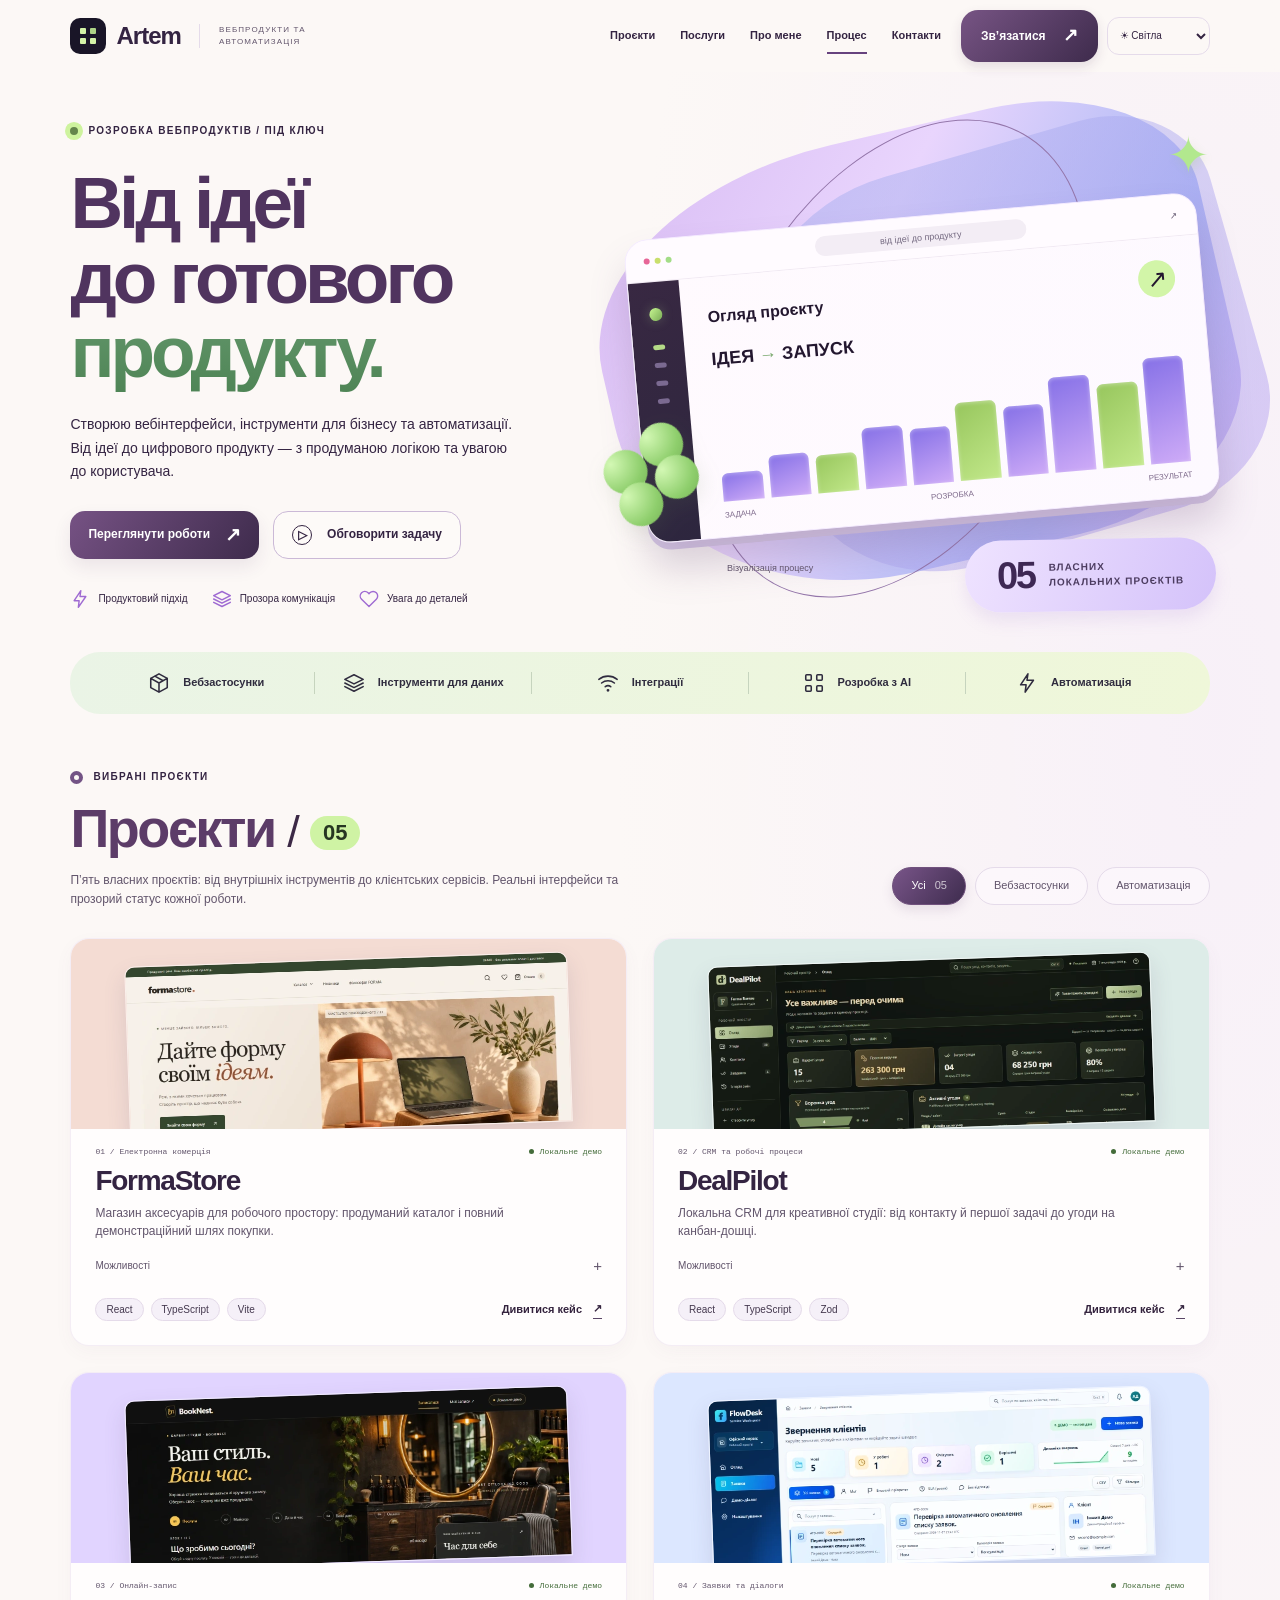
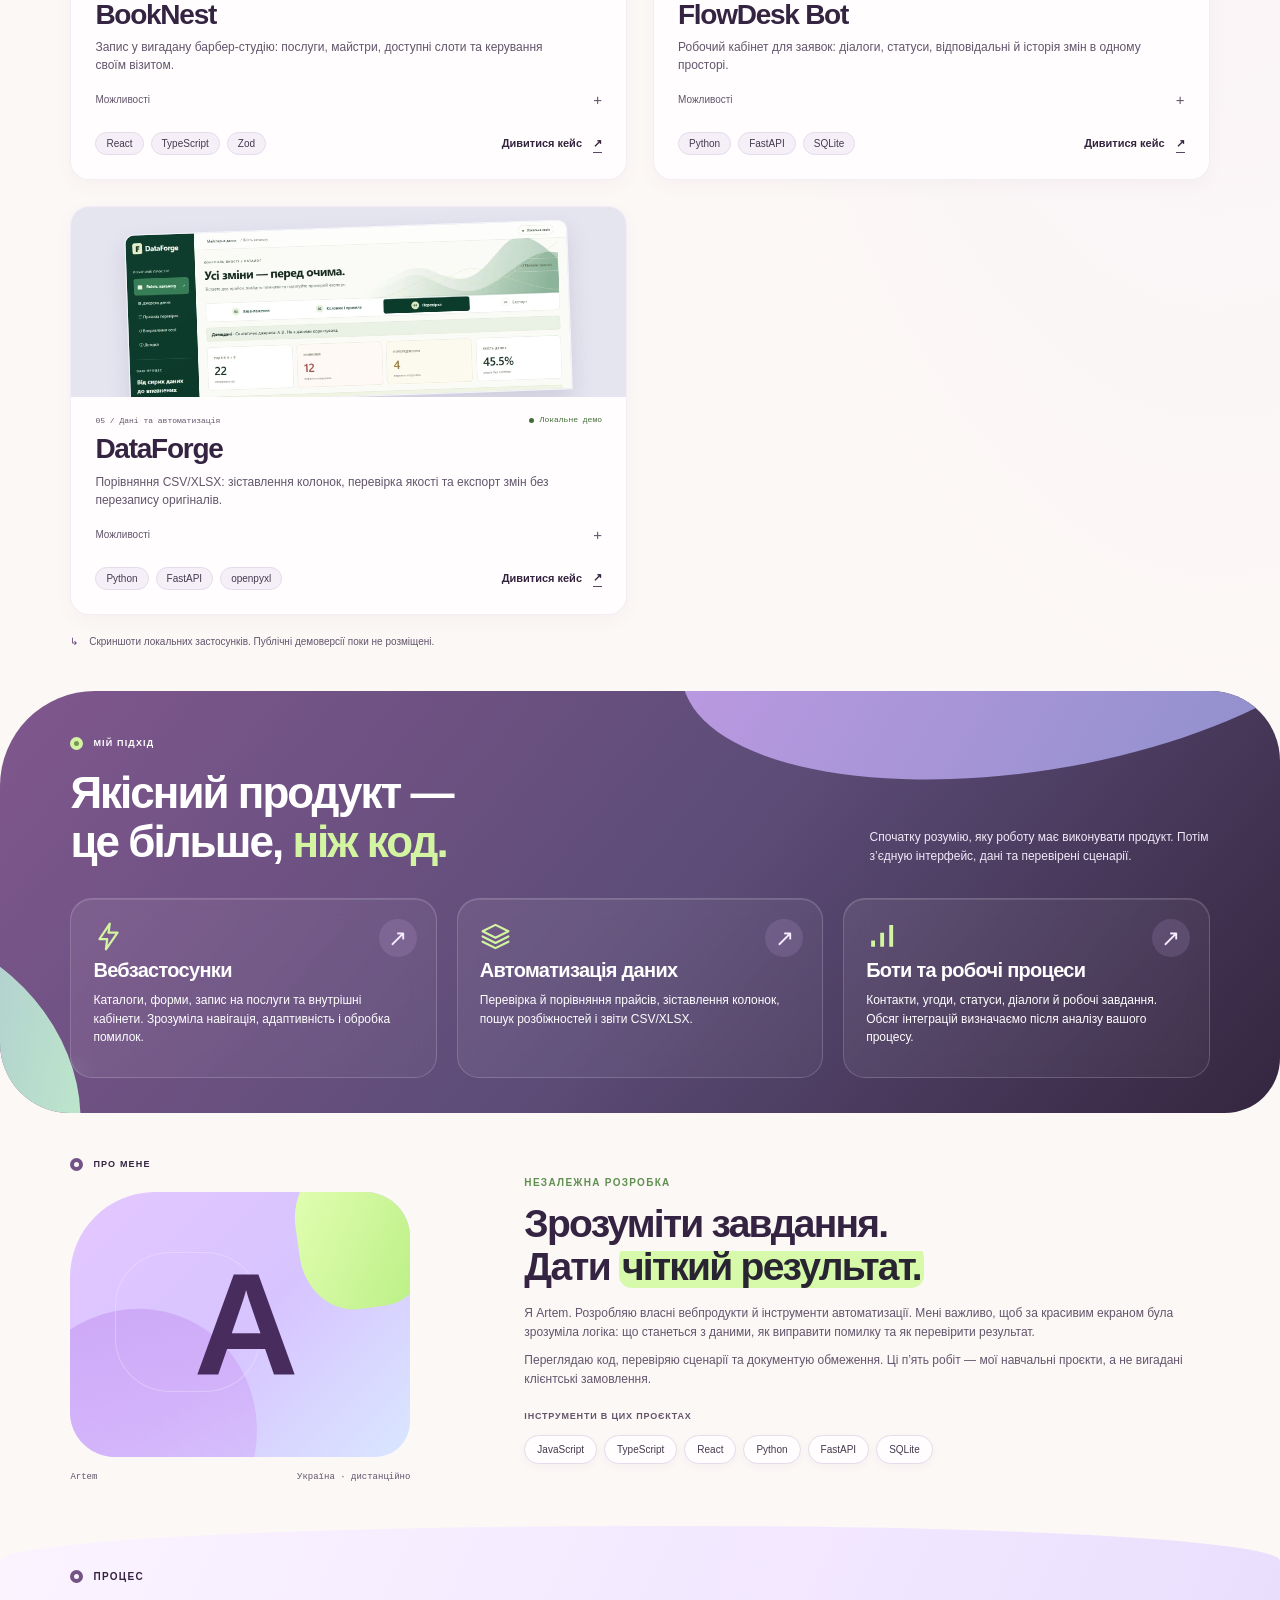
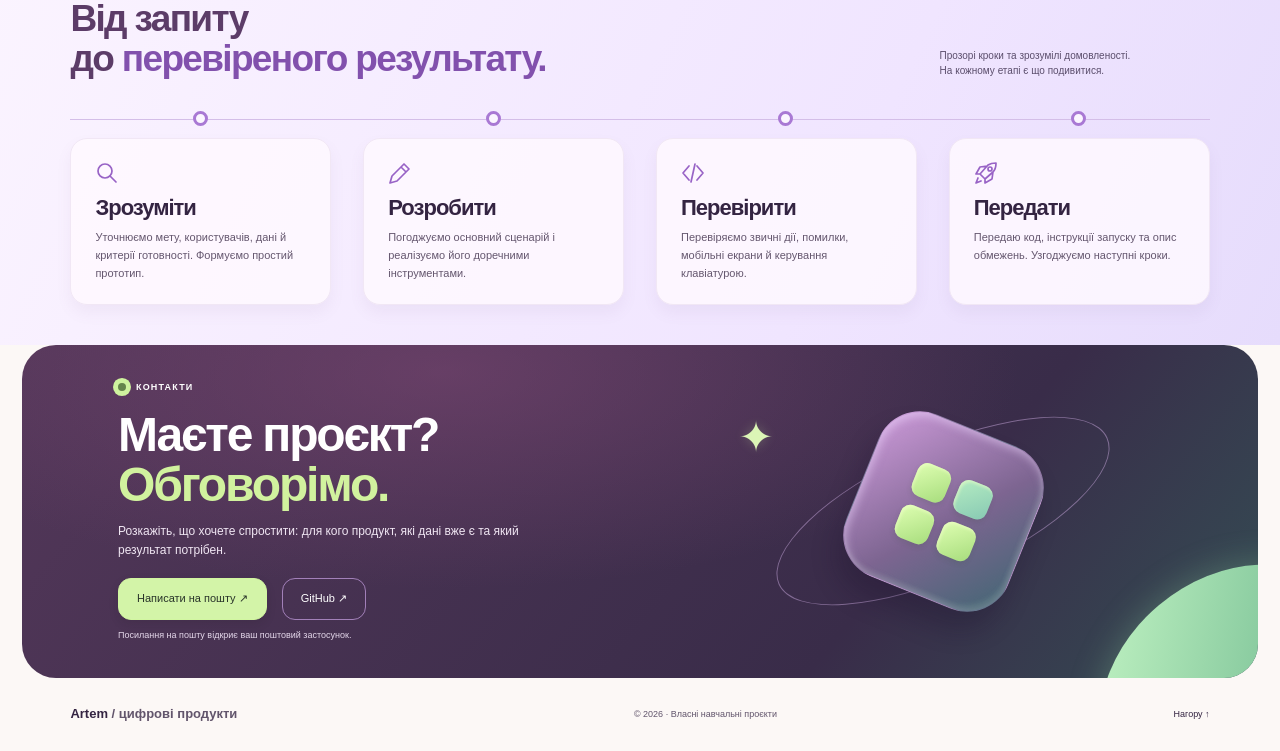
<file: index.html>
<!doctype html>
<html lang="uk">
<head>
  <meta charset="utf-8">
  <meta name="viewport" content="width=device-width, initial-scale=1">
  <meta name="theme-color" content="#f5f6f1">
  <meta name="description" content="Artem — вебзастосунки та автоматизація. П’ять власних локальних продуктів, реальні інтерфейси, відкриті обмеження й зрозумілий процес роботи.">
  <meta property="og:title" content="Artem — цифрові продукти з увагою до деталей">
  <meta property="og:description" content="Вебзастосунки, дані та автоматизація. П’ять власних кейсів із реальними скриншотами.">
  <meta property="og:type" content="website">
  <meta property="og:locale" content="uk_UA">
  <meta name="twitter:card" content="summary_large_image">
  <meta name="twitter:title" content="Artem — вебзастосунки та автоматизація">
  <meta name="twitter:description" content="П’ять власних локальних продуктів. Реальні інтерфейси та прозорий статус.">
  <title>Artem — вебзастосунки та автоматизація</title>
  <link rel="icon" href="favicon.svg" type="image/svg+xml">
  <script src="theme.js"></script>
  <link rel="stylesheet" href="styles.css">
  <script src="profile.js" defer></script>
  <script src="projects.js" defer></script>
  <script src="app.js" defer></script>
</head>
<body id="top">
<a class="skip" href="#main">Перейти до вмісту</a>
<header class="header">
  <div class="shell header-inner">
    <a class="identity" href="#top" aria-label="Artem — на головну"><span class="identity-mark" aria-hidden="true"><i></i><i></i><i></i><i></i></span><span data-display-name>Artem</span><span class="identity-caption">ВЕБПРОДУКТИ ТА АВТОМАТИЗАЦІЯ</span></a>
    <nav class="desktop-nav" aria-label="Основна навігація"><a href="#work">Проєкти</a><a href="#services">Послуги</a><a href="#about">Про мене</a><a href="#process">Процес</a><a href="#contact">Контакти</a></nav>
    <div class="header-actions"><a class="header-cta" href="#contact">Зв’язатися <span aria-hidden="true">↗</span></a><label class="theme-control"><span class="sr-only">Тема оформлення</span><select data-theme-select aria-label="Тема оформлення"><option value="system">◐ Системна</option><option value="dark">☾ Темна</option><option value="light">☀ Світла</option></select></label><button class="menu-toggle" id="menu-toggle" type="button" aria-controls="mobile-nav" aria-expanded="false" aria-label="Відкрити меню"><span></span><span></span></button></div>
  </div>
  <nav class="mobile-nav shell" id="mobile-nav" aria-label="Мобільна навігація" hidden><a href="#work">Проєкти</a><a href="#services">Послуги</a><a href="#about">Про мене</a><a href="#process">Процес</a><a href="#contact">Контакти</a></nav>
</header>
<main id="main" tabindex="-1">
  <section class="hero shell" aria-labelledby="hero-title">
    <div class="hero-copy"><p class="eyebrow"><span class="status-dot"></span> РОЗРОБКА ВЕБПРОДУКТІВ / ПІД КЛЮЧ</p><h1 id="hero-title">Від ідеї<br>до готового<br><em>продукту.</em></h1><p class="hero-lead">Створюю вебінтерфейси, інструменти для бізнесу та автоматизації. Від ідеї до цифрового продукту — з продуманою логікою та увагою до користувача.</p><div class="hero-buttons"><a class="button primary" href="#work">Переглянути роботи <span aria-hidden="true">↗</span></a><a class="button secondary" href="#contact">Обговорити задачу <span aria-hidden="true">→</span></a></div><div class="hero-note"><span><b aria-hidden="true"><svg viewBox="0 0 24 24" fill="none" stroke="currentColor" stroke-width="1.7" stroke-linecap="round" stroke-linejoin="round" aria-hidden="true"><path d="m13 2-8 12h6l-1 8 9-13h-7z"/></svg></b> Продуктовий підхід</span><span><b aria-hidden="true"><svg viewBox="0 0 24 24" fill="none" stroke="currentColor" stroke-width="1.7" stroke-linecap="round" stroke-linejoin="round" aria-hidden="true"><path d="m12 3 10 5-10 5L2 8zM2 12l10 5 10-5M2 16l10 5 10-5"/></svg></b> Прозора комунікація</span><span><b aria-hidden="true"><svg viewBox="0 0 24 24" fill="none" stroke="currentColor" stroke-width="1.7" stroke-linecap="round" stroke-linejoin="round" aria-hidden="true"><path d="M20.8 4.6a5.5 5.5 0 0 0-7.8 0L12 5.7l-1.1-1.1a5.5 5.5 0 0 0-7.8 7.8L12 21l8.8-8.6a5.5 5.5 0 0 0 0-7.8z"/></svg></b> Увага до деталей</span></div></div>
    <div class="hero-stage" aria-label="Декоративна візуалізація процесу: від ідеї до запуску">
      <div class="hero-blob" aria-hidden="true"></div><div class="hero-orbit" aria-hidden="true"></div><span class="hero-spark" aria-hidden="true">✦</span>
      <a class="hero-preview" href="#process" aria-label="Дізнатися про процес розробки">
        <div class="browser-bar" aria-hidden="true"><span><i></i><i></i><i></i></span><span>від ідеї до продукту</span><span>↗</span></div>
        <div class="process-illustration" aria-hidden="true"><div class="illustration-sidebar"><b></b><i></i><i></i><i></i><i></i></div><div class="illustration-main"><div class="illustration-top">Огляд проєкту <span>↗</span></div><strong>ІДЕЯ <em>→</em> ЗАПУСК</strong><div class="illustration-bars"><i style="--bar:26%"></i><i style="--bar:39%"></i><i style="--bar:35%"></i><i style="--bar:56%"></i><i style="--bar:52%"></i><i style="--bar:72%"></i><i style="--bar:65%"></i><i style="--bar:88%"></i><i style="--bar:78%"></i><i style="--bar:98%"></i></div><div class="illustration-labels"><span>ЗАДАЧА</span><span>РОЗРОБКА</span><span>РЕЗУЛЬТАТ</span></div></div></div>
      </a>
      <div class="hero-clover" aria-hidden="true"><i></i><i></i><i></i><i></i></div>
      <span class="illustration-caption">Візуалізація процесу</span>
      <div class="stage-index"><strong>05</strong><span>ВЛАСНИХ<br>ЛОКАЛЬНИХ ПРОЄКТІВ</span></div>
    </div>
  </section>
  <div class="expertise-strip shell" aria-label="Напрями роботи"><span><b aria-hidden="true"><svg viewBox="0 0 24 24" fill="none" stroke="currentColor" stroke-width="1.7" stroke-linecap="round" stroke-linejoin="round" aria-hidden="true"><path d="m12 2 9 5v10l-9 5-9-5V7zM3 7l9 5 9-5M12 12v10M7.5 4.5l9 5"/></svg></b> Вебзастосунки</span><span><b aria-hidden="true"><svg viewBox="0 0 24 24" fill="none" stroke="currentColor" stroke-width="1.7" stroke-linecap="round" stroke-linejoin="round" aria-hidden="true"><path d="m12 3 10 5-10 5L2 8zM2 12l10 5 10-5M2 16l10 5 10-5"/></svg></b> Інструменти для даних</span><span><b aria-hidden="true"><svg viewBox="0 0 24 24" fill="none" stroke="currentColor" stroke-width="1.7" stroke-linecap="round" stroke-linejoin="round" aria-hidden="true"><path d="M2 8a16 16 0 0 1 20 0M5 12a11 11 0 0 1 14 0M9 16a5 5 0 0 1 6 0"/><circle cx="12" cy="20" r=".7"/></svg></b> Інтеграції</span><span><b aria-hidden="true"><svg viewBox="0 0 24 24" fill="none" stroke="currentColor" stroke-width="1.7" stroke-linecap="round" stroke-linejoin="round" aria-hidden="true"><rect x="3" y="3" width="6" height="6" rx="1"/><rect x="15" y="3" width="6" height="6" rx="1"/><rect x="3" y="15" width="6" height="6" rx="1"/><rect x="15" y="15" width="6" height="6" rx="1"/></svg></b> Розробка з AI</span><span><b aria-hidden="true"><svg viewBox="0 0 24 24" fill="none" stroke="currentColor" stroke-width="1.7" stroke-linecap="round" stroke-linejoin="round" aria-hidden="true"><path d="m13 2-8 12h6l-1 8 9-13h-7z"/></svg></b> Автоматизація</span></div>
  <section class="section shell work" id="work" aria-labelledby="work-title"><div class="section-heading"><div><p class="eyebrow">ВИБРАНІ ПРОЄКТИ</p><h2 id="work-title">Проєкти <span class="heading-slash">/</span> <span class="count-pill">05</span></h2></div><div class="section-intro"><p>П’ять власних проєктів: від внутрішніх інструментів до клієнтських сервісів. Реальні інтерфейси та прозорий статус кожної роботи.</p><div class="filters" role="group" aria-label="Напрям проєктів"><button type="button" data-filter="all" aria-pressed="true">Усі <span>05</span></button><button type="button" data-filter="web" aria-pressed="false">Вебзастосунки</button><button type="button" data-filter="automation" aria-pressed="false">Автоматизація</button></div></div></div><p class="sr-only" id="filter-status" role="status" aria-live="polite"></p><div class="projects-grid" id="projects-grid"></div><noscript><p>Для інтерактивного переліку кейсів увімкніть JavaScript. Портфоліо містить FormaStore, DataForge, DealPilot, BookNest і FlowDesk Bot. Контакт: <a href="mailto:topgkegop@gmail.com">topgkegop@gmail.com</a>.</p></noscript><p class="work-note"><span aria-hidden="true">↳</span> Скриншоти локальних застосунків. Публічні демоверсії поки не розміщені.</p></section>
  <section class="section services" id="services" aria-labelledby="services-title"><div class="shell"><p class="eyebrow">МІЙ ПІДХІД</p><div class="services-heading"><h2 id="services-title">Якісний продукт —<br>це більше, <em>ніж код.</em></h2><p>Спочатку розумію, яку роботу має виконувати продукт. Потім з’єдную інтерфейс, дані та перевірені сценарії.</p></div><div class="service-list"><article><span class="service-number" aria-hidden="true"><svg viewBox="0 0 24 24" fill="none" stroke="currentColor" stroke-width="1.7" stroke-linecap="round" stroke-linejoin="round" aria-hidden="true"><path d="m13 2-8 12h6l-1 8 9-13h-7z"/></svg></span><div><h3>Вебзастосунки</h3><p>Каталоги, форми, запис на послуги та внутрішні кабінети. Зрозуміла навігація, адаптивність і обробка помилок.</p><span class="mono">КАТАЛОГИ / КАБІНЕТИ / ОНЛАЙН-ЗАПИС</span></div><a href="#contact" data-service="Вебзастосунок" aria-label="Обговорити вебзастосунок">↗</a></article><article><span class="service-number" aria-hidden="true"><svg viewBox="0 0 24 24" fill="none" stroke="currentColor" stroke-width="1.7" stroke-linecap="round" stroke-linejoin="round" aria-hidden="true"><path d="m12 3 10 5-10 5L2 8zM2 12l10 5 10-5M2 16l10 5 10-5"/></svg></span><div><h3>Автоматизація даних</h3><p>Перевірка й порівняння прайсів, зіставлення колонок, пошук розбіжностей і звіти CSV/XLSX.</p><span class="mono">CSV / XLSX / ПЕРЕВІРКА / ЕКСПОРТ</span></div><a href="#contact" data-service="Автоматизація даних" aria-label="Обговорити автоматизацію даних">↗</a></article><article><span class="service-number" aria-hidden="true"><svg viewBox="0 0 24 24" fill="none" stroke="currentColor" stroke-width="1.7" stroke-linecap="round" stroke-linejoin="round" aria-hidden="true"><path d="M4 20v-5h3v5zM11 20V9h3v11zM18 20V3h3v17z" fill="currentColor" stroke="none"/></svg></span><div><h3>Боти та робочі процеси</h3><p>Контакти, угоди, статуси, діалоги й робочі завдання. Обсяг інтеграцій визначаємо після аналізу вашого процесу.</p><span class="mono">ЗАЯВКИ / СТАТУСИ / РОБОЧІ ПРОЦЕСИ</span></div><a href="#contact" data-service="CRM та заявки" aria-label="Обговорити CRM та заявки">↗</a></article></div></div></section>
  <section class="section shell about" id="about" aria-labelledby="about-title"><div class="about-art"><p class="eyebrow">ПРО МЕНЕ</p><div class="monogram" aria-hidden="true"><span data-initial>A</span><i></i></div><div class="about-caption"><span data-display-name>Artem</span><span data-location>Україна · дистанційно</span></div></div><div class="about-copy"><p class="eyebrow">НЕЗАЛЕЖНА РОЗРОБКА</p><h2 id="about-title">Зрозуміти завдання.<br>Дати <em>чіткий результат.</em></h2><p>Я <span data-display-name>Artem</span>. Розробляю власні вебпродукти й інструменти автоматизації. Мені важливо, щоб за красивим екраном була зрозуміла логіка: що станеться з даними, як виправити помилку та як перевірити результат.</p><p>Переглядаю код, перевіряю сценарії та документую обмеження. Ці п’ять робіт — мої навчальні проєкти, а не вигадані клієнтські замовлення.</p><p class="mono tools-label">ІНСТРУМЕНТИ В ЦИХ ПРОЄКТАХ</p><div class="tags"><span>JavaScript</span><span>TypeScript</span><span>React</span><span>Python</span><span>FastAPI</span><span>SQLite</span></div></div></section>
  <section class="section process" id="process" aria-labelledby="process-title"><div class="shell"><div class="section-heading"><div><p class="eyebrow">ПРОЦЕС</p><h2 id="process-title">Від запиту<br>до <em>перевіреного результату.</em></h2></div><p class="section-intro">Прозорі кроки та зрозумілі домовленості.<br>На кожному етапі є що подивитися.</p></div><ol class="process-grid"><li><span class="process-icon"><svg viewBox="0 0 24 24" fill="none" stroke="currentColor" stroke-width="1.7" stroke-linecap="round" stroke-linejoin="round" aria-hidden="true"><circle cx="10" cy="10" r="7"/><path d="m15 15 6 6"/></svg></span><h3>Зрозуміти</h3><p>Уточнюємо мету, користувачів, дані й критерії готовності. Формуємо простий прототип.</p></li><li><span class="process-icon"><svg viewBox="0 0 24 24" fill="none" stroke="currentColor" stroke-width="1.7" stroke-linecap="round" stroke-linejoin="round" aria-hidden="true"><path d="m16 3 5 5-12 12-7 2 2-7zM13 6l5 5"/></svg></span><h3>Розробити</h3><p>Погоджуємо основний сценарій і реалізуємо його доречними інструментами.</p></li><li><span class="process-icon"><svg viewBox="0 0 24 24" fill="none" stroke="currentColor" stroke-width="1.7" stroke-linecap="round" stroke-linejoin="round" aria-hidden="true"><path d="m8 5-6 7 6 7m8-14 6 7-6 7M14 3l-4 18"/></svg></span><h3>Перевірити</h3><p>Перевіряємо звичні дії, помилки, мобільні екрани й керування клавіатурою.</p></li><li><span class="process-icon"><svg viewBox="0 0 24 24" fill="none" stroke="currentColor" stroke-width="1.7" stroke-linecap="round" stroke-linejoin="round" aria-hidden="true"><path d="M14 4c3-2 6-2 8-2 0 3-1 7-3 9l-8 7-5-5zM6 13H2l4-7 7-1M11 18v4l7-4 1-7M4 17l-2 5 5-2"/><circle cx="16" cy="8" r="2"/></svg></span><h3>Передати</h3><p>Передаю код, інструкції запуску та опис обмежень. Узгоджуємо наступні кроки.</p></li></ol></div></section>
  <section class="contact-section shell" id="contact" aria-labelledby="contact-title"><div><p class="eyebrow"><span class="status-dot"></span> КОНТАКТИ</p><h2 id="contact-title">Маєте проєкт?<br><em>Обговорімо.</em></h2><p>Розкажіть, що хочете спростити: для кого продукт, які дані вже є та який результат потрібен.</p><div id="public-contacts" class="contact-links"></div><p class="contact-note">Посилання на пошту відкриє ваш поштовий застосунок.</p><p id="contact-warning" role="status" hidden>Контакт ще не додано.</p></div><div class="contact-art" aria-hidden="true"><span class="contact-star">✦</span><div class="contact-orbit"></div><div class="contact-tile"><i></i><i></i><i></i><i></i></div></div></section>
</main>
<footer class="shell footer"><a class="footer-brand" href="#top"><span data-display-name>Artem</span><span class="muted"> / цифрові продукти</span></a><span>© <span data-year></span> · Власні навчальні проєкти</span><a href="#top">Нагору ↑</a></footer>
</body>
</html>
</file>
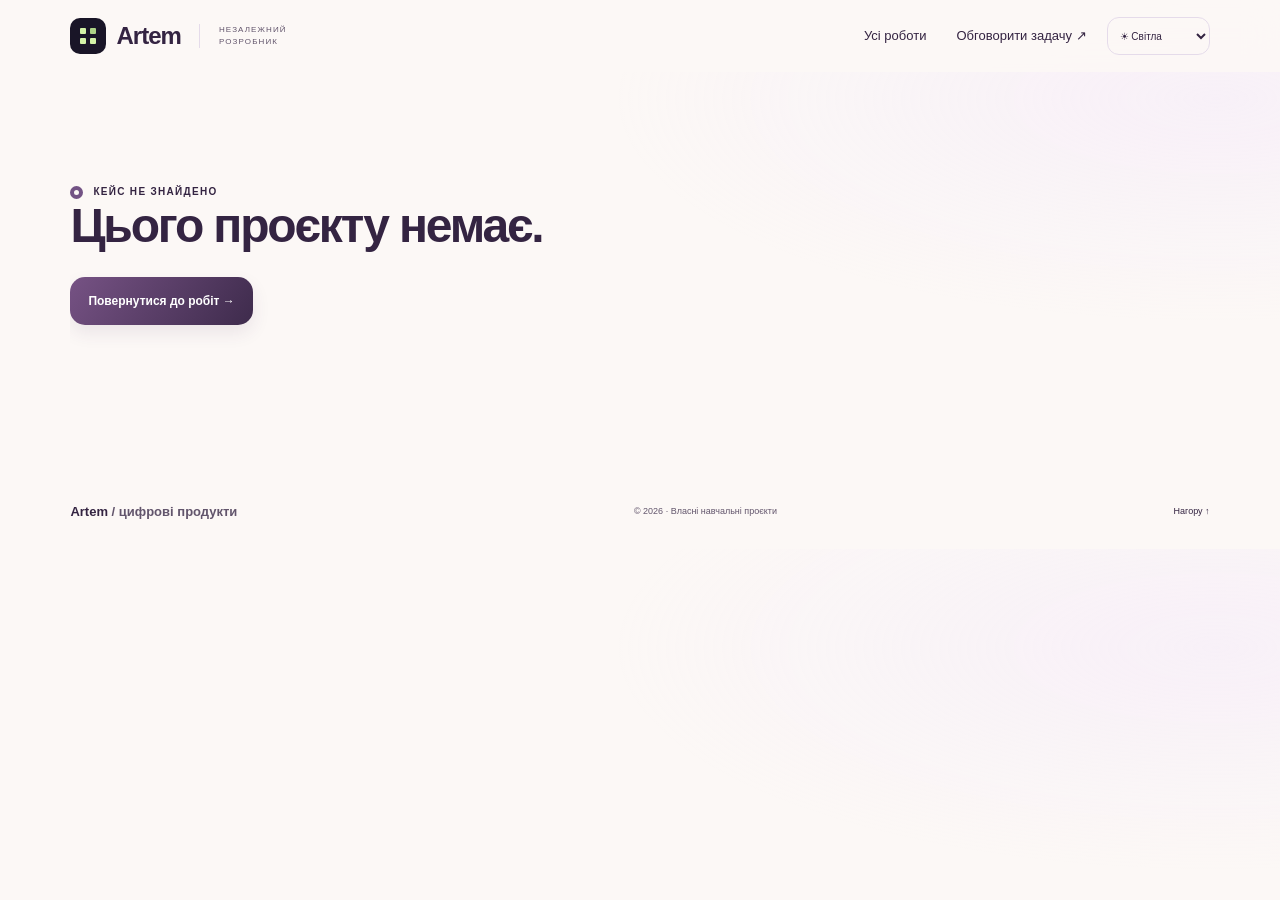
<file: case.html>
﻿<!doctype html>
<html lang="uk">
<head>
  <meta charset="utf-8">
  <meta name="viewport" content="width=device-width, initial-scale=1">
  <meta name="theme-color" content="#f5f6f1">
  <meta name="description" content="Докладний кейс власного локального продукту: задача, функції, реальні скриншоти та сценарій перевірки.">
  <meta property="og:title" content="Кейс — Artem">
  <meta property="og:description" content="Реальні інтерфейси, можливості та обмеження локального продукту.">
  <meta property="og:type" content="article"><meta property="og:locale" content="uk_UA">
  <meta name="twitter:card" content="summary_large_image"><meta name="twitter:title" content="Кейс — Artem"><meta name="twitter:description" content="Власний локальний продукт: функції та обмеження.">
  <title>Кейс — Artem</title>
  <link rel="icon" href="favicon.svg" type="image/svg+xml">
  <script src="theme.js"></script><link rel="stylesheet" href="styles.css">
  <script src="profile.js" defer></script><script src="projects.js" defer></script><script src="app.js" defer></script>
</head>
<body id="top" data-page="case">
<a class="skip" href="#main">Перейти до вмісту</a>
<header class="header"><div class="shell header-inner"><a class="identity" href="index.html" aria-label="Artem — на головну"><span class="identity-mark" aria-hidden="true"><i></i><i></i><i></i><i></i></span><span data-display-name>Artem</span><span class="identity-caption">НЕЗАЛЕЖНИЙ<br>РОЗРОБНИК</span></a><nav class="case-nav" aria-label="Навігація кейсу"><a href="index.html#work">Усі роботи</a><a href="index.html#contact">Обговорити задачу ↗</a></nav><label class="theme-control"><span class="sr-only">Тема оформлення</span><select data-theme-select aria-label="Тема оформлення"><option value="system">◐ Системна</option><option value="dark">☾ Темна</option><option value="light">☀ Світла</option></select></label></div></header>
<main id="main" class="shell case-main" tabindex="-1"><div id="case-content"><p>Завантаження кейсу…</p></div><noscript><p>Щоб прочитати кейс, увімкніть JavaScript. <a href="index.html#work">Повернутися до портфоліо</a>.</p></noscript></main>
<dialog class="lightbox" id="gallery-dialog" aria-labelledby="gallery-title"><div class="lightbox-toolbar"><h2 id="gallery-title">Скриншот інтерфейсу</h2><div><button type="button" id="gallery-prev" aria-label="Попередній скриншот">←</button><button type="button" id="gallery-next" aria-label="Наступний скриншот">→</button><button type="button" id="gallery-zoom" aria-label="Показати в оригінальному розмірі" aria-pressed="false">1:1</button><button type="button" id="gallery-close" aria-label="Закрити галерею" autofocus>×</button></div></div><div class="lightbox-scroll image-frame"><img id="gallery-image" alt=""><p class="image-fallback" hidden>Зображення недоступне. Закрийте галерею та прочитайте опис кейсу.</p></div><p class="sr-only" id="gallery-status" role="status"></p></dialog>
<footer class="shell footer"><a class="footer-brand" href="index.html"><span data-display-name>Artem</span><span class="muted"> / цифрові продукти</span></a><span>© <span data-year></span> · Власні навчальні проєкти</span><a href="#top">Нагору ↑</a></footer>
</body>
</html>
</file>
<file: styles.css>
﻿/* Editorial product portfolio. All UI colours resolve through these tokens. */
:root{color-scheme:light;--bg:#f5f6f1;--surface:#fff;--surface-alt:#eaeee6;--text:#17201f;--muted:#59665f;--border:#d5dcd2;--accent:#d4f66a;--accent-text:#425e19;--focus:#506c20;--success:#416a32;--warning:#795519;--shadow:0 22px 65px #1c2c2314;--radius:14px;--space:clamp(22px,4.5vw,72px);--motion:180ms;--font:"Segoe UI",Arial,sans-serif;--mono:"Cascadia Code",Consolas,monospace;scroll-behavior:smooth;scroll-padding-top:110px}
:root[data-theme="dark"]{color-scheme:dark;--bg:#0b0e11;--surface:#11161a;--surface-alt:#171d22;--text:#f4f5f0;--muted:#a6b1b0;--border:#2a3237;--accent:#d4f66a;--accent-text:#d4f66a;--focus:#d4f66a;--success:#bad5a6;--warning:#e8c38a;--shadow:0 22px 65px #0005}
*,*::before,*::after{box-sizing:border-box}body{margin:0;background:var(--bg);color:var(--text);font:16px/1.65 var(--font);-webkit-font-smoothing:antialiased}h1,h2,h3,p,figure{margin:0}h1,h2,h3{line-height:1.08}h1,h2{letter-spacing:-.055em;font-weight:650}h3{letter-spacing:-.035em;font-weight:650}p{overflow-wrap:break-word}a{color:inherit;text-decoration:none}button,select{font:inherit;color:inherit}button,a,select{-webkit-tap-highlight-color:transparent}button{cursor:pointer}button,select{background:var(--surface);border:1px solid var(--border)}button:disabled{opacity:.45;cursor:default}img{display:block;max-width:100%;height:auto}button,a,select{transition:background var(--motion),color var(--motion),border-color var(--motion),transform var(--motion)}:focus-visible{outline:3px solid var(--focus);outline-offset:5px}::selection{background:var(--accent);color:#17201f}[hidden]{display:none!important}.shell{width:min(1320px,calc(100% - var(--space)*2));margin-inline:auto}.section{padding-block:104px}.eyebrow,.mono{font:11px/1.6 var(--mono);letter-spacing:.09em}.eyebrow{display:flex;gap:10px;align-items:center;font-weight:600;text-transform:uppercase}.muted{color:var(--muted)}em{font-style:normal;color:var(--accent-text)}.status-dot{display:inline-block;width:7px;height:7px;background:var(--accent-text);border-radius:50%;box-shadow:0 0 0 4px color-mix(in srgb,var(--accent) 16%,transparent)}.sr-only{position:absolute!important;width:1px;height:1px;padding:0;overflow:hidden;clip:rect(0,0,0,0);white-space:nowrap;border:0}.skip{position:fixed;top:10px;left:16px;z-index:200;padding:12px 20px;background:var(--accent);color:#17201f;transform:translateY(-160%);border-radius:6px}.skip:focus{transform:none}main:focus{outline:none}
/* Navigation */
.header{position:sticky;top:0;z-index:50;background:color-mix(in srgb,var(--bg) 95%,transparent);backdrop-filter:blur(16px);border-bottom:1px solid var(--border)}.header-inner{display:flex;align-items:center;gap:28px;min-height:83px}.identity{display:flex;align-items:center;gap:10px;font-size:23px;font-weight:750;letter-spacing:-.04em}.identity-mark{display:grid;grid-template-columns:repeat(2,6px);gap:4px;padding:12px;background:var(--text);border-radius:9px}.identity-mark i{width:6px;height:6px;background:var(--bg);border-radius:1px}.identity-mark i:nth-child(2){background:#98b44a}.identity-caption{font:8px/1.6 var(--mono);letter-spacing:.08em;margin-left:9px;padding-left:18px;border-left:1px solid var(--border);color:var(--muted)}.desktop-nav{display:flex;gap:24px;margin-left:auto}.desktop-nav a{font-size:12px;min-height:44px;display:flex;align-items:center;position:relative}.desktop-nav a::after{content:"";position:absolute;bottom:4px;left:0;right:0;height:2px;background:var(--accent-text);transform:scaleX(0);transition:transform var(--motion)}.desktop-nav a:hover::after,.desktop-nav a[aria-current]::after{transform:scaleX(1)}.header-actions{display:flex;gap:12px;align-items:center}.theme-control select{font-size:11px;border-radius:6px;padding:10px 8px;min-height:44px;cursor:pointer;width:112px;background:transparent}.menu-toggle{display:none;width:44px;height:44px;border-radius:6px;flex-direction:column;align-items:center;justify-content:center;gap:6px;background:transparent}.menu-toggle span{width:18px;height:1px;background:var(--text)}.mobile-nav{padding-block:10px 24px;display:flex;flex-direction:column}.mobile-nav a{padding:12px 0;border-bottom:1px solid var(--border)}.case-nav{margin-left:auto;display:flex;gap:30px;font-size:13px}
/* Hero */
.hero{display:grid;grid-template-columns:1.05fr 1fr;gap:45px;padding-block:70px 60px;align-items:center;min-height:710px}.hero h1{font-size:clamp(52px,5.8vw,84px);line-height:1.025;margin-block:28px 26px}.hero-lead{font-size:16px;line-height:1.8;max-width:460px;color:var(--muted)}.hero-buttons{display:flex;gap:12px;flex-wrap:wrap;margin-block:30px 34px}.button{display:inline-flex;gap:26px;align-items:center;justify-content:space-between;min-height:48px;padding:13px 19px;font-size:12px;font-weight:650;border-radius:6px;border:1px solid var(--border)}.button span{font-size:19px;line-height:1}.primary{background:var(--accent);color:#17201f;border-color:var(--accent)}.primary:hover{background:#c2e55b}.secondary:hover{background:var(--surface-alt)}.hero-note{font-size:10px;color:var(--muted);display:flex;gap:16px;flex-wrap:wrap}.hero-note span+span{border-left:1px solid var(--border);padding-left:16px}.hero-stage{position:relative;min-width:0;background:var(--surface-alt);padding:24px;border:1px solid var(--border);border-radius:var(--radius);background-image:radial-gradient(ellipse at 90% 0%,color-mix(in srgb,var(--accent) 9%,transparent),transparent 65%)}.stage-heading{display:flex;justify-content:space-between;font:9px var(--mono);letter-spacing:.1em;color:var(--muted);margin-bottom:28px}.hero-preview{display:block;border:1px solid var(--border);border-radius:9px;overflow:hidden;box-shadow:var(--shadow);transform:rotate(-3deg);transition:transform 350ms}.hero-preview:hover{transform:rotate(-1deg) translateY(-3px)}.browser-bar{height:29px;display:flex;align-items:center;justify-content:space-between;padding:0 12px;background:var(--surface);color:var(--muted);font:8px var(--mono)}.browser-bar>span:first-child{letter-spacing:3px;font-size:6px}.hero-image{aspect-ratio:1.44;overflow:hidden;background:var(--surface)}.hero-image img{width:100%;height:100%;object-fit:cover;object-position:top}.stage-bottom{display:flex;justify-content:space-between;gap:10px;align-items:center;margin:29px 0 25px}.stage-bottom .mono{font-size:8px;color:var(--muted)}.stage-bottom p{font-size:14px;margin-top:4px}.round-link{height:40px;width:40px;border:1px solid var(--border);border-radius:50%;display:grid;place-items:center;font-size:23px;flex-shrink:0}.round-link:hover{background:var(--accent);color:#17201f}.stage-index{display:flex;align-items:center;gap:16px;border-top:1px solid var(--border);padding-top:15px}.stage-index strong{font-size:48px;line-height:1.1;letter-spacing:-.06em;font-weight:500}.stage-index>span{color:var(--muted);font-size:11px;line-height:1.6}.stage-index .stage-cross{font-size:39px;color:var(--accent-text);margin-left:auto}.expertise-strip{display:flex;justify-content:space-between;align-items:center;gap:16px;padding-block:22px;border-top:1px solid var(--border);border-bottom:1px solid var(--border);font-size:11px}.expertise-strip>span:nth-child(even){color:var(--muted)}.expertise-strip>a{color:var(--accent-text)}
/* Selected work */
.section-heading{display:flex;justify-content:space-between;align-items:flex-end;gap:40px;margin-bottom:42px}.section-heading h2,.about h2,.process h2{font-size:clamp(38px,4vw,58px);margin-top:20px}.section-intro{width:450px;max-width:100%;color:var(--muted);font-size:14px}.section-intro>p{max-width:410px}.filters{display:flex;gap:5px;flex-wrap:wrap;margin-top:24px}.filters button{border:1px solid var(--border);background:transparent;border-radius:30px;min-height:44px;padding:9px 15px;font-size:11px;white-space:nowrap}.filters button[aria-pressed="true"]{background:var(--text);color:var(--bg);border-color:var(--text)}.filters button span{margin-left:6px;opacity:.7}.filters button:hover{border-color:var(--text)}.projects-grid{display:grid;grid-template-columns:repeat(2,minmax(0,1fr));gap:38px 26px}.project-card{min-width:0;border:1px solid var(--border);border-radius:var(--radius);overflow:hidden;background:var(--surface)}.project-card.featured{grid-column:1/-1;display:grid;grid-template-columns:1.2fr 1fr}.project-cover{display:block;position:relative;overflow:hidden;aspect-ratio:1.85;background:var(--surface-alt);padding:22px 22px 0}.project-cover::after{content:"↗";position:absolute;bottom:15px;right:17px;background:var(--surface);border:1px solid var(--border);border-radius:50%;width:34px;height:34px;display:grid;place-items:center;font-size:21px}.project-cover img{width:100%;height:100%;object-fit:cover;object-position:top;border-radius:7px 7px 0 0;box-shadow:var(--shadow);transition:transform 350ms}.project-cover:hover img{transform:translateY(-5px)}.project-card.featured .project-cover{aspect-ratio:auto;min-height:410px;padding:32px 30px 0}.project-card.featured .project-cover img{position:absolute;width:calc(100% - 60px);height:calc(100% - 32px)}.project-copy{padding:26px;display:flex;flex-direction:column;align-items:flex-start}.featured .project-copy{padding:38px}.project-meta{display:flex;justify-content:space-between;align-items:center;gap:12px;width:100%;font:10px var(--mono);color:var(--muted)}.project-status{display:inline-flex;align-items:center;gap:6px;font:9px/1.5 var(--mono);color:var(--success);white-space:nowrap}.project-status::before{content:"";width:5px;height:5px;border-radius:50%;background:currentColor}.project-copy h3{font-size:32px;margin-block:17px 10px}.featured .project-copy h3{font-size:43px}.project-copy>p{font-size:13px;line-height:1.75;color:var(--muted);max-width:500px}.project-features{list-style:none;margin:18px 0 22px;padding:0;display:grid;gap:7px;font-size:11px;color:var(--muted)}.project-features li{padding-left:15px;position:relative}.project-features li::before{content:"+";position:absolute;left:0;color:var(--accent-text)}.project-bottom{display:flex;align-items:center;justify-content:space-between;gap:12px;flex-wrap:wrap;width:100%;margin-top:auto;padding-top:17px;border-top:1px solid var(--border)}.tags{display:flex;gap:7px;flex-wrap:wrap}.tags span{font:10px/1.5 var(--mono);border:1px solid var(--border);padding:5px 9px;border-radius:4px;color:var(--muted)}.case-link{font-size:12px;font-weight:650;min-height:44px;display:inline-flex;align-items:center;gap:16px}.case-link:hover{color:var(--accent-text)}.work-note{color:var(--muted);font-size:11px;margin-top:26px}.work-note span{color:var(--accent-text);margin-right:8px}.image-frame{position:relative}.image-fallback{display:grid;place-items:center;min-height:140px;padding:22px;font-size:14px;text-align:center;color:var(--muted);background:var(--surface-alt)}
/* Services, about, process, contact */
.services{background:var(--surface);border-block:1px solid var(--border)}.services-heading{display:grid;grid-template-columns:1.6fr 1fr;gap:65px;align-items:end;margin:25px 0 48px}.services h2{font-size:clamp(36px,4.3vw,62px)}.services-heading>p{font-size:14px;color:var(--muted);max-width:360px}.service-list{border-top:1px solid var(--border)}.service-list article{display:grid;grid-template-columns:70px 1fr 50px;gap:30px;border-bottom:1px solid var(--border);padding-block:30px}.service-number{font:15px var(--mono);color:var(--accent-text);padding-top:7px}.service-list h3{font-size:26px;margin-bottom:12px}.service-list p{max-width:670px;color:var(--muted);font-size:14px}.service-list .mono{display:block;font-size:9px;color:var(--muted);margin-top:18px}.service-list a{width:48px;height:48px;display:grid;place-items:center;border:1px solid var(--border);border-radius:50%;font-size:25px}.service-list a:hover{background:var(--accent);color:#17201f}.about{display:grid;grid-template-columns:.8fr 1.2fr;gap:95px;align-items:center}.about-art{min-width:0}.monogram{position:relative;isolation:isolate;overflow:hidden;height:320px;display:grid;place-items:center;background:var(--surface-alt);border:1px solid var(--border);border-radius:var(--radius);margin-top:25px}.monogram:before,.monogram:after{content:"";position:absolute;width:260px;height:260px;border:1px solid var(--border);border-radius:50%;z-index:-1}.monogram:before{left:-70px;bottom:-50px}.monogram:after{right:-85px;top:-50px}.monogram span{font-size:185px;font-weight:500;line-height:1;letter-spacing:-.08em;color:var(--text)}.monogram i{position:absolute;top:29px;right:29px;width:17px;height:17px;border-radius:50%;background:var(--accent)}.about-caption{display:flex;justify-content:space-between;gap:15px;margin-top:15px;font:10px var(--mono);color:var(--muted)}.about h2{margin-bottom:24px;font-size:clamp(34px,3.6vw,49px)}.about-copy>p:not(.eyebrow):not(.mono){font-size:14px;color:var(--muted);margin-top:16px}.tools-label{margin:25px 0 12px;font-size:9px;color:var(--muted)}.process{background:var(--surface-alt);border-block:1px solid var(--border)}.process h2{max-width:750px;font-size:clamp(36px,3.6vw,52px)}.process .section-intro{width:300px;font-size:12px}.process-grid{list-style:none;margin:50px 0 0;padding:0;display:grid;grid-template-columns:repeat(4,minmax(0,1fr));gap:28px}.process-grid li{padding-top:23px;border-top:1px solid var(--border)}.process-grid li>span{font:10px var(--mono);color:var(--accent-text)}.process-grid h3{font-size:21px;margin:25px 0 13px}.process-grid p{font-size:12px;color:var(--muted)}.contact-section{display:grid;grid-template-columns:1.5fr 1fr;gap:40px;padding-block:90px}.contact-section h2{font-size:clamp(52px,5.6vw,80px);margin:25px 0}.contact-section p:not(.eyebrow){max-width:510px;font-size:14px;color:var(--muted)}.contact-links{display:flex;gap:12px;flex-wrap:wrap;margin-top:26px}.contact-links a{min-height:48px;display:inline-flex;align-items:center;gap:25px;padding:12px 17px;font-size:13px;border:1px solid var(--border);border-radius:6px}.contact-links a:first-child{background:var(--accent);color:#17201f;border-color:var(--accent)}.contact-links a:hover{transform:translateY(-2px)}.contact-section .contact-note{font-size:10px!important;margin-top:13px}.contact-art{display:flex;flex-direction:column;justify-content:center;align-items:center;position:relative;isolation:isolate}.contact-art::before{content:"";width:270px;height:270px;position:absolute;border:1px solid var(--border);border-radius:50%;z-index:-1}.contact-art span{font:9px var(--mono);letter-spacing:.15em;color:var(--muted)}.contact-art b{font-size:150px;font-weight:300;color:var(--accent-text);line-height:1.4}.footer{display:flex;justify-content:space-between;align-items:center;gap:25px;border-top:1px solid var(--border);padding-block:28px;color:var(--muted);font-size:10px}.footer-brand{font-size:13px;color:var(--text)}.footer>a:last-child{color:var(--text);padding-block:10px}
/* Case pages and native image dialog */
.case-main{padding-block:42px 80px}.back-link{font-size:12px;color:var(--muted);display:inline-block;padding-block:10px}.case-hero{padding-top:40px;display:grid;grid-template-columns:1.5fr 1fr;gap:60px;align-items:end}.case-hero h1{font-size:clamp(48px,7vw,96px);margin:20px 0}.case-tagline{font-size:24px;line-height:1.4;letter-spacing:-.03em;color:var(--muted)}.case-summary{color:var(--muted);font-size:14px}.case-summary .tags{margin-top:23px}.case-actions{display:flex;gap:12px;flex-wrap:wrap;align-items:center;margin-block:30px}.availability{padding:15px 20px;background:var(--surface-alt);border:1px solid var(--border);border-radius:6px;font-size:12px;color:var(--muted)}.availability strong{color:var(--text);font-weight:600}.case-cover{display:block;width:100%;height:clamp(260px,47vw,600px);padding:25px 25px 0;background:var(--surface-alt);border:1px solid var(--border);border-radius:var(--radius);overflow:hidden;position:relative;text-align:left}.case-cover img{width:100%;height:100%;object-fit:cover;object-position:top;border-radius:8px 8px 0 0}.case-cover .zoom-label{position:absolute;bottom:20px;right:20px;background:var(--surface);border:1px solid var(--border);padding:8px 14px;border-radius:5px;font-size:11px}.case-caption{font-size:10px;color:var(--muted);margin-top:13px}.case-section{display:grid;grid-template-columns:1fr 2.2fr;gap:60px;padding-block:52px;border-bottom:1px solid var(--border)}.case-section h2{font-size:25px;letter-spacing:-.03em}.case-section h3{font-size:18px;margin-bottom:13px}.case-section p,.case-section li{font-size:15px;color:var(--muted)}.case-section p+p{margin-top:15px}.case-section ul{padding-left:20px;margin:0;display:grid;gap:12px}.case-section li::marker{color:var(--accent-text)}.case-gallery{display:grid;grid-template-columns:repeat(2,minmax(0,1fr));gap:20px}.gallery-item{padding:0;overflow:hidden;border:1px solid var(--border);border-radius:8px;text-align:left;width:100%;display:block}.gallery-item .image-frame{height:240px;overflow:hidden;display:block;background:var(--surface-alt)}.gallery-item img{width:100%;height:100%;object-fit:cover;object-position:top}.gallery-item .gallery-label{display:flex;justify-content:space-between;padding:14px;font-size:11px;gap:10px;border-top:1px solid var(--border)}.case-gallery-note{grid-column:1/-1;font-size:11px!important}.walkthrough{counter-reset:step;list-style:none;margin:0;padding:0!important;display:grid;gap:20px}.walkthrough li{counter-increment:step;position:relative;padding-left:40px}.walkthrough li::before{content:counter(step,decimal-leading-zero);position:absolute;left:0;top:1px;font:12px var(--mono);color:var(--accent-text)}.case-limit{padding:23px;border:1px solid var(--border);border-left:3px solid var(--accent-text);border-radius:4px;background:var(--surface)}.case-evidence{margin-top:24px;font-size:11px;color:var(--muted)}.case-evidence summary{cursor:pointer;padding:8px 0}.case-evidence ul{padding:12px 0 12px 20px;font-family:var(--mono);overflow-wrap:anywhere}.case-evidence li{font-size:10px}.case-next{display:flex;justify-content:space-between;align-items:center;gap:30px;padding-top:50px}.case-next span{display:block;font:10px var(--mono);color:var(--muted);margin-bottom:10px}.case-next strong{font-size:32px;font-weight:600;letter-spacing:-.04em}.case-next>a:last-child{font-size:45px}.lightbox{padding:0;width:min(1300px,96vw);height:92dvh;max-height:92dvh;border:1px solid var(--border);border-radius:12px;background:var(--bg);color:var(--text);box-shadow:var(--shadow);overflow:hidden}.lightbox::backdrop{background:#020609d9;backdrop-filter:blur(6px)}.lightbox-toolbar{display:flex;align-items:center;justify-content:space-between;gap:15px;padding:12px 20px;border-bottom:1px solid var(--border);min-height:70px}.lightbox-toolbar h2{font-size:15px;letter-spacing:0;line-height:1.4}.lightbox-toolbar>div{display:flex;gap:6px}.lightbox-toolbar button{width:44px;height:44px;border-radius:5px;font-size:22px;flex-shrink:0}.lightbox-scroll{height:calc(100% - 70px);overflow:auto;overscroll-behavior:contain;padding:20px}.lightbox-scroll img{width:100%;height:auto}.lightbox-scroll:focus-visible{outline-offset:-3px}body:has(dialog[open]){overflow:hidden}.missing-case{padding-block:70px}.missing-case h1{font-size:48px;margin-bottom:25px}
@media(min-width:1600px){.hero{min-height:770px}.hero h1{font-size:88px}}
@media(max-width:1100px){.identity-caption{display:none}.desktop-nav{gap:17px}.header-inner{gap:18px}.hero{gap:30px}.hero h1{font-size:clamp(46px,6vw,65px)}.hero-stage{padding:18px}.hero-buttons{gap:8px}.button{padding:12px 14px;font-size:11px;gap:13px}.about{gap:50px}.featured .project-copy{padding:28px}.project-card.featured .project-cover{min-height:410px}.section{padding-block:80px}}
@media(max-width:850px){.desktop-nav{display:none}.header-actions{margin-left:auto}.menu-toggle{display:flex}.header-inner{min-height:70px}.hero{grid-template-columns:1fr 1fr;gap:22px;padding-block:45px}.hero h1{font-size:clamp(40px,5.9vw,51px)}.hero .eyebrow{font-size:8px}.hero-lead{font-size:14px}.hero-stage{padding:15px}.stage-bottom p{font-size:12px}.stage-heading{font-size:8px}.stage-bottom .mono{font-size:7px}.hero-note{font-size:9px}.hero-note span+span{padding-left:0;border:0}.stage-index strong{font-size:40px}.stage-index>span{font-size:9px}.expertise-strip{font-size:9px;gap:10px}.section-heading{gap:25px}.section-intro{width:340px;font-size:12px}.section-heading h2{font-size:42px}.filters button{padding:8px 11px;font-size:10px}.project-card.featured{grid-template-columns:1fr}.project-card.featured .project-cover{min-height:350px}.project-copy,.featured .project-copy{padding:24px}.featured .project-copy h3{font-size:34px}.project-meta{font-size:8px}.project-status{font-size:8px}.project-copy h3{font-size:28px}.project-cover{padding:14px 14px 0}.services-heading{gap:30px;grid-template-columns:1.5fr 1fr}.services h2{font-size:38px}.services-heading>p{font-size:12px}.about{gap:35px;grid-template-columns:.8fr 1.2fr}.about h2{font-size:34px}.about-copy>p:not(.eyebrow):not(.mono){font-size:13px}.about-caption{font-size:8px;flex-wrap:wrap}.process-grid{grid-template-columns:repeat(2,minmax(0,1fr));gap:30px}.contact-art::before{width:210px;height:210px}.case-hero{gap:30px;grid-template-columns:1.3fr 1fr}.case-section{gap:30px;grid-template-columns:1fr 2fr}.case-gallery{grid-template-columns:1fr}.case-nav{gap:15px}}
@media(max-width:600px){:root{--space:22px;scroll-padding-top:90px}.header-inner{gap:13px;min-height:70px}.identity{font-size:21px}.identity-mark{padding:10px}.theme-control select{width:107px;font-size:10px}.header-actions{gap:8px}.hero{grid-template-columns:1fr;padding-block:44px 33px;gap:36px;min-height:0}.hero h1{font-size:clamp(47px,12vw,68px);margin-block:24px}.hero .eyebrow{font-size:9px}.hero-lead{font-size:15px}.hero-buttons{margin-block:25px;gap:8px}.button{font-size:11px;gap:14px;padding:13px 14px}.hero-note{font-size:10px;gap:7px}.hero-note span{display:block}.hero-note span+span{width:100%}.hero-stage{padding:22px}.hero-image{aspect-ratio:1.45}.stage-heading{font-size:9px}.stage-bottom p{font-size:13px}.stage-bottom .mono{font-size:8px}.stage-index strong{font-size:44px}.stage-index>span{font-size:10px}.expertise-strip{flex-wrap:wrap;justify-content:flex-start;font-size:9px;gap:8px 12px}.expertise-strip>a{display:none}.expertise-strip>span:nth-child(4){display:none}.expertise-strip>span:last-of-type{width:100%}.section{padding-block:64px}.section-heading{flex-direction:column;align-items:flex-start;gap:24px;margin-bottom:28px}.section-heading h2{font-size:43px}.section-intro{width:100%;font-size:14px}.filters{gap:5px;margin-top:20px}.filters button{font-size:10px;padding-inline:12px}.projects-grid{grid-template-columns:1fr;gap:25px}.project-card.featured{grid-column:auto}.project-card.featured .project-cover{min-height:240px;padding:19px 18px 0}.project-card.featured .project-cover img{width:calc(100% - 36px);height:calc(100% - 19px)}.project-cover{aspect-ratio:1.6;padding:19px 18px 0}.project-copy,.featured .project-copy{padding:22px}.project-copy h3,.featured .project-copy h3{font-size:31px}.project-meta{font-size:9px}.project-features{font-size:11px}.project-copy>p{font-size:13px}.work-note{line-height:1.8}.services-heading{grid-template-columns:1fr;gap:25px}.services h2{font-size:39px}.services-heading>p{font-size:14px}.service-list article{grid-template-columns:25px 1fr 38px;gap:12px;padding-block:26px}.service-number{font-size:11px}.service-list h3{font-size:22px}.service-list p{font-size:12px}.service-list a{width:38px;height:44px;border-radius:6px;font-size:21px}.service-list .mono{font-size:8px}.about{grid-template-columns:1fr;gap:35px}.monogram{height:260px}.monogram span{font-size:160px}.about-caption{font-size:10px}.about h2{font-size:36px}.about-copy>p:not(.eyebrow):not(.mono){font-size:14px}.process h2{font-size:36px}.process-grid{gap:28px 20px;margin-top:30px}.process-grid h3{font-size:20px;line-height:1.2}.process-grid p{font-size:12px}.process-grid li>span{font-size:8px}.contact-section{grid-template-columns:1fr;padding-block:65px;gap:0}.contact-section h2{font-size:53px}.contact-art{display:none}.contact-links a{font-size:12px}.footer{flex-wrap:wrap;gap:12px;font-size:9px}.footer>span{order:3;width:100%}.footer>a:last-child{margin-left:auto}.case-nav{margin-left:auto;font-size:11px}.case-nav a:last-child{display:none}.case-main{padding-top:25px}.case-hero{grid-template-columns:1fr;gap:24px;padding-top:24px}.case-hero h1{font-size:52px}.case-tagline{font-size:23px}.case-actions{margin-block:25px}.availability{font-size:11px}.case-cover{height:260px;padding:13px 13px 0}.case-section{grid-template-columns:1fr;gap:23px;padding-block:35px}.case-section p,.case-section li{font-size:14px}.case-gallery{grid-template-columns:1fr}.case-next strong{font-size:27px}.lightbox{width:96vw;height:94dvh;max-height:94dvh}.lightbox-toolbar{padding:10px;gap:8px}.lightbox-toolbar h2{font-size:11px}.lightbox-toolbar button{width:40px}.lightbox-scroll{padding:8px}.lightbox-scroll img{max-width:none;width:100%}.lightbox-scroll{overflow:auto}.case-nav a{white-space:nowrap}}
@media(prefers-reduced-motion:reduce){:root{scroll-behavior:auto}*,*::before,*::after{scroll-behavior:auto!important;transition:none!important;animation:none!important}.hero-preview{transform:none}}

.lightbox-scroll.is-zoomed img{width:1440px;max-width:none}.lightbox-toolbar #gallery-zoom{font:12px var(--mono)}#gallery-zoom[aria-pressed=true]{background:var(--accent);color:#17201f}


/* Screenshot-led visual system: cream, lavender, soft green, organic surfaces. */
:root{--bg:#fcf8f6;--surface:#fffdfd;--surface-alt:#f1eaf7;--text:#342442;--muted:#62556c;--border:#e5dbea;--accent:#d1f6a0;--accent-text:#66427e;--focus:#8052ae;--success:#446c3a;--shadow:0 10px 28px #69497d12;--radius:20px;--space:clamp(22px,5.5vw,82px);--font:"Segoe UI",Arial,sans-serif}
:root[data-theme="dark"]{--bg:#191420;--surface:#241c2e;--surface-alt:#30253e;--text:#f7f1fb;--muted:#c3b4ce;--border:#4d3d5b;--accent:#c8ef9e;--accent-text:#d5b5ff;--focus:#d5b5ff;--success:#b5df9b;--shadow:0 12px 30px #0003}
body{background:radial-gradient(ellipse at 95% 18%,#ead9ff40,transparent 35%),var(--bg);font-size:15px;line-height:1.55}h1,h2,h3{font-weight:750;letter-spacing:-.045em}.shell{width:min(1240px,calc(100% - var(--space)*2))}.section{padding-block:54px}.eyebrow,.mono{font-family:var(--font);font-weight:700}.eyebrow{font-size:10px;letter-spacing:.13em}.eyebrow:before{content:"";width:13px;height:13px;border:4px solid #735385;border-radius:50%;flex-shrink:0}.hero .eyebrow:before,.contact-section .eyebrow:before{display:none}.status-dot{width:8px;height:8px;background:#64854b;box-shadow:0 0 0 5px #cef39e}.header{background:color-mix(in srgb,var(--bg) 93%,transparent);border:0}.header-inner{min-height:72px;gap:20px}.identity{font-size:24px;gap:10px;color:var(--text)}.identity-mark{background:#191527;border-radius:10px;padding:10px;gap:4px}.identity-mark i{background:#d3f3a7}.identity-mark i:nth-child(2){background:#add387}.identity-caption{display:block!important;max-width:170px;font:8px var(--font);letter-spacing:.14em;line-height:1.5;margin-left:8px;padding-left:19px;white-space:normal}.desktop-nav{gap:25px}.desktop-nav a{font-size:11px;font-weight:600}.header-actions{gap:9px}.header-cta{display:inline-flex;align-items:center;gap:17px;padding:12px 20px;background:linear-gradient(135deg,#775484,#3e2b4c);color:#fff;border-radius:17px;font-size:12px;font-weight:650;box-shadow:0 5px 12px #54355f24;white-space:nowrap}.header-cta span{font-size:18px}.theme-control select{font-size:10px;width:103px;min-height:38px;border-color:var(--border);border-radius:12px}.menu-toggle{border-radius:12px}.hero{grid-template-columns:.91fr 1.09fr;gap:0;min-height:580px;padding-block:40px 32px;position:relative}.hero-copy{position:relative;z-index:2}.hero h1{font-size:clamp(48px,5.7vw,82px);line-height:1.02;margin:27px 0 24px;letter-spacing:-.055em;color:#50345f}.hero h1 em{color:#4f8556;background:linear-gradient(180deg,#89c98d,#659f70);background-clip:text;-webkit-background-clip:text;-webkit-text-fill-color:transparent}.hero-lead{font-size:14px;line-height:1.65;max-width:455px;color:var(--text)}.hero-buttons{margin:28px 0 30px;gap:14px}.button{font-size:12px;border-radius:15px;padding:12px 18px;min-height:48px;gap:15px}.primary{background:linear-gradient(125deg,#765284,#3e2b4c);border:0;color:#fff;box-shadow:0 8px 18px #4f2d6018}.primary:hover{background:linear-gradient(125deg,#896598,#533c65)}.secondary{border-color:#cbb9d7;background:#ffffff30}.hero .secondary::before{content:"▷";display:grid;place-items:center;border:1px solid currentColor;border-radius:50%;width:20px;height:20px;font-size:12px}.hero .secondary>span{display:none}.hero-note{gap:24px;flex-wrap:nowrap;font-size:10px;color:var(--text);white-space:nowrap}.hero-note span{display:flex;align-items:center;gap:8px}.hero-note span+span{border:0;padding:0}.hero-note b{font-size:23px;font-weight:400;color:#9f6bd2;line-height:1}.hero-stage{border:0;background:none;border-radius:0;padding:0;min-height:500px;margin-left:10px;isolation:isolate;overflow:visible}.hero-blob{position:absolute;inset:3% -3% 10% 1%;z-index:-3;border-radius:44% 30% 31% 42% / 39% 28% 31% 48%;background:linear-gradient(130deg,#dbc0f5 7%,#e9d5fd 39%,#a8b7f4 74%,#d5b8ef);transform:rotate(-13deg)}.hero-blob:after{content:"";position:absolute;width:77%;height:92%;right:-3%;top:9%;border-radius:35% 23% 26% 33%;background:linear-gradient(145deg,#9daded70,#b8a2f180);transform:rotate(-3deg)}.hero-orbit{position:absolute;inset:-3% 24% 0 22%;border:1px solid #9476aa;border-radius:50%;transform:rotate(29deg);z-index:-1}.hero-spark{position:absolute;right:0;top:0;color:#b2e88e;font-size:51px;text-shadow:2px 4px 10px #9cc76430}.hero-preview{position:absolute;left:6%;right:0;top:20%;border-radius:23px;border:1px solid #f5ecff;background:#fffaff;box-shadow:0 26px 36px #765b8240,0 7px 0 #d7c9e7;transform:rotate(-5deg);overflow:hidden}.hero-preview:hover{transform:rotate(-3deg) translateY(-3px)}.browser-bar{height:42px;background:#fffbff;color:#665b73;border-bottom:1px solid #f1eaf3;font:9px var(--font);padding:0 18px}.browser-bar>span:first-child{display:flex;gap:5px}.browser-bar i{width:6px;height:6px;border-radius:50%;background:#e76597}.browser-bar i:nth-child(2){background:#c9df6c}.browser-bar i:nth-child(3){background:#a3dd87}.browser-bar>span:nth-child(2){background:#f3edf5;border-radius:20px;padding:5px 65px;color:#746980}.process-illustration{display:flex;height:260px;color:#23172f;background:linear-gradient(120deg,#fffafe,#fdf9ff)}.illustration-sidebar{width:51px;flex-shrink:0;background:linear-gradient(150deg,#382842,#2d263e);display:flex;align-items:center;flex-direction:column;gap:13px;padding-top:26px}.illustration-sidebar b{width:13px;height:13px;background:linear-gradient(130deg,#c9f793,#77aa54);border-radius:50%;box-shadow:0 0 12px #c8eea344}.illustration-sidebar i{width:12px;height:5px;background:#7b6a91;border-radius:4px}.illustration-sidebar i:first-of-type{background:#b4da87;margin-top:11px}.illustration-main{padding:22px 26px 18px;width:100%;min-width:0}.illustration-top{font-size:16px;font-weight:750;display:flex;justify-content:space-between;align-items:center}.illustration-top span{font-size:24px;font-weight:400;width:37px;height:37px;border-radius:50%;background:#d2f5a8;display:grid;place-items:center}.illustration-main>strong{display:block;font-size:18px;margin-top:10px}.illustration-main>strong em{color:#78a76c}.illustration-bars{display:flex;align-items:flex-end;gap:7px;height:108px;margin-top:20px}.illustration-bars i{height:var(--bar);flex:1;border-radius:6px 6px 0 0;background:linear-gradient(160deg,#8671e7,#ceabf7);box-shadow:inset 0 1px 4px #ffffff65}.illustration-bars i:nth-child(3n){background:linear-gradient(145deg,#97c65d,#c2e88a)}.illustration-labels{display:flex;justify-content:space-between;font-size:8px;color:#7f6b8c;margin-top:8px}.hero-clover{position:absolute;bottom:18%;left:2%;width:88px;height:88px;transform:rotate(-26deg);display:grid;grid-template-columns:1fr 1fr;gap:0;z-index:4;filter:drop-shadow(0 8px 10px #69855620)}.hero-clover i{border-radius:50%;background:radial-gradient(circle at 27% 20%,#d3f8b4,#8ece6c 65%,#78b459)}.hero-clover i:nth-child(2){transform:translateY(-9px)}.hero-clover i:nth-child(3){transform:translateY(-8px)}.hero-clover i:last-child{transform:translateY(-17px)}.illustration-caption{position:absolute;left:21%;bottom:8%;font-size:9px;color:var(--muted)}.stage-index{position:absolute;right:-1%;bottom:1%;border:0;background:linear-gradient(110deg,#efe3ff,#d4c2fa);box-shadow:0 9px 16px #aa87d42b;border-radius:45px;padding:15px 32px;gap:14px;transform:rotate(-1deg);color:#3e2854}.stage-index strong{font-size:38px;font-weight:750}.stage-index>span{font-size:10px;line-height:1.45;letter-spacing:.1em;color:#4c3c60;font-weight:700}.expertise-strip{border:0;background:linear-gradient(100deg,#eaf4e6,#eff7d9);border-radius:30px;padding:20px 28px;gap:0;font-weight:650;color:#2f2b3e}.expertise-strip>span,.expertise-strip>span:nth-child(even){display:flex;gap:13px;align-items:center;justify-content:center;flex:1;white-space:nowrap;color:inherit;font-size:11px}.expertise-strip>span+span{border-left:1px solid #c6d4be}.expertise-strip b{font-size:22px;line-height:1;font-weight:400}.work{padding-top:55px;padding-bottom:42px}.work .section-heading{position:relative;display:block;margin-bottom:29px}.section-heading h2{font-size:54px;margin-top:14px;color:#5c3c68}.count-pill{display:inline-block;background:#cff3a4;border-radius:18px;font-size:22px;vertical-align:middle;padding:6px 13px;line-height:1;color:#273622;letter-spacing:0}.heading-slash{font-weight:400;font-size:45px;color:#3c2946}.work .section-intro{width:auto;max-width:100%}.work .section-intro>p{font-size:12px;max-width:550px;margin-top:14px}.filters{position:absolute;right:0;bottom:4px;gap:9px;margin:0}.filters button{font-size:11px;min-height:38px;padding:8px 18px;background:#fffcff80}.filters button[aria-pressed=true]{background:linear-gradient(130deg,#795589,#3e2c4e);border-color:#70517d;color:#fff;box-shadow:0 5px 12px #65447022}.projects-grid{gap:26px}.project-card{border:1px solid #eadfed85;background:var(--surface);box-shadow:0 6px 18px #70537b0b;border-radius:19px;display:flex;flex-direction:column}.project-card.featured{grid-template-columns:1fr 1fr;gap:0}.project-card.featured .project-cover{border-radius:0;height:auto;min-height:256px;padding:23px 27px 0}.project-card.featured .project-copy{padding:25px 30px}.project-cover{height:190px;aspect-ratio:auto;padding:20px 56px 0;background:#e3e9ec;flex-shrink:0}.project-cover::after{display:none}.project-cover img{border:1px solid #ffffff90;border-radius:10px 10px 0 0;transform:rotate(-2deg);box-shadow:0 10px 22px #5f52772a;object-position:top}.project-cover:hover img{transform:rotate(0) translateY(-3px)}.project-card.featured .project-cover img{width:calc(100% - 54px);height:calc(100% - 23px);transform:rotate(-2deg)}[data-project=formastore] .project-cover{background:#f4dcd3}[data-project=dealpilot] .project-cover{background:#ddece8}[data-project=booknest] .project-cover{background:#e1d4ff}[data-project=flowdesk] .project-cover{background:#dce7ff}[data-project=dataforge] .project-cover{background:#e5e5f0}.project-copy{padding:17px 24px 18px}.project-meta{font-size:8px;gap:8px}.project-status{font-size:8px}.project-copy h3,.featured .project-copy h3{font-size:28px;margin:8px 0 8px;color:var(--text)}.project-copy>p{font-size:12px;line-height:1.5;max-width:480px}.project-feature-details{margin-top:11px;width:100%;font-size:10px;color:var(--muted)}.project-feature-details summary{cursor:pointer;display:flex;justify-content:space-between;align-items:center;list-style:none;padding:3px 0}.project-feature-details summary::-webkit-details-marker{display:none}.project-feature-details summary span{font-size:15px}.project-feature-details[open] summary span{transform:rotate(45deg)}.project-features{margin:9px 0 13px;gap:5px}.project-bottom{margin-top:12px;padding-top:0;border:0;gap:10px}.tags{gap:7px}.tags span{border-radius:20px;background:#f5f0f8;color:#45394f;font:10px var(--font);padding:5px 10px}.case-link{font-size:11px;gap:11px;min-height:35px;color:#34233e}.case-link>span[aria-hidden]{border-bottom:1px solid #594566}.work-note{font-size:10px;margin-top:19px}.services{position:relative;isolation:isolate;overflow:hidden;border:0;border-radius:95px 70px 55px 70px;padding-block:45px 35px;color:#fff;background:linear-gradient(130deg,#9675ae,#5c4c77 53%,#34253f)}.services:before{content:"";position:absolute;z-index:-1;right:-8%;top:-210px;width:55%;height:290px;border-radius:50%;background:linear-gradient(130deg,#c19ae4,#8a8fc9);transform:rotate(-9deg)}.services:after{content:"";position:absolute;z-index:-1;width:260px;height:330px;left:-195px;bottom:-135px;border-radius:50%;background:linear-gradient(140deg,#9da6d6,#c2f0ca);transform:rotate(-40deg)}.services .eyebrow:before{border-color:#d3f3a2;background:#779454}.services .eyebrow{font-size:9px}.services-heading{grid-template-columns:1.5fr 1fr;gap:85px;margin:17px 0 32px}.services h2{font-size:44px;line-height:1.12;color:#fff}.services h2 em{color:#d3f5a1}.services-heading>p{font-size:12px;line-height:1.6;color:#f1e9f8;max-width:340px;justify-self:end}.service-list{display:grid;grid-template-columns:repeat(3,minmax(0,1fr));gap:20px;border:0}.service-list article{position:relative;display:block;padding:22px;border:1px solid #f2e9ff30;border-radius:22px;background:linear-gradient(135deg,#ffffff20,#ffffff14);box-shadow:inset 0 1px 0 #ffffff20;min-height:180px;backdrop-filter:blur(10px)}.service-number{display:block;color:#d3f5a2;font-size:36px;font-family:var(--font);font-weight:600;line-height:1;margin-bottom:8px;padding:0}.service-list h3{color:#fff;font-size:20px;letter-spacing:-.035em;margin-bottom:9px}.service-list p{font-size:12px;line-height:1.55;color:#eee4f6}.service-list .mono{display:none}.service-list a{position:absolute;right:19px;top:20px;width:38px;height:38px;background:#d4b2ee25;color:#f6edff;border:0;font-size:23px}.about{grid-template-columns:.7fr 1.3fr;gap:85px;padding-block:44px}.about-art .eyebrow{font-size:9px}.monogram{height:265px;width:100%;max-width:340px;border:0;border-radius:85px 45px 35px 45px;margin-top:20px;background:linear-gradient(135deg,#e4c7ff,#d7c4ff 52%,#d9e7ff);isolation:isolate}.monogram:before{background:linear-gradient(135deg,#cba5f6,#e0c3ff66);border:0;width:245px;height:260px;left:-60px;bottom:-110px;transform:rotate(30deg)}.monogram:after{border:1px solid #f6eeff55;left:45px;top:60px;right:auto;width:145px;height:140px;border-radius:38%}.monogram span{font-size:145px;font-weight:800;color:#492c5e;z-index:2}.monogram i{width:130px;height:150px;top:-34px;right:-17px;border-radius:40%;background:linear-gradient(120deg,#e4ffb5,#b8ee81);transform:rotate(-8deg);z-index:-1}.about-caption{font-size:9px;max-width:340px}.about-copy .eyebrow{color:#5f9050}.about-copy .eyebrow:before{display:none}.about h2{font-size:39px;color:var(--text);margin:12px 0 16px}.about h2 em{background:linear-gradient(transparent 15%,#d6f9aa 15%);border-radius:13px;color:#282432;padding-inline:3px}.about-copy>p:not(.eyebrow):not(.mono){font-size:12px;line-height:1.6;margin-top:9px}.tools-label{font-size:9px;margin:20px 0 11px}.about .tags span{background:var(--surface);box-shadow:0 3px 8px #5437650a;padding:8px 12px}.process{position:relative;border:0;border-radius:50% 45% 0 0 / 35px 35px 0 0;background:linear-gradient(115deg,#fbf4ff,#f0e5ff 66%,#e6dcfc);padding-block:43px 40px}.process .section-heading{align-items:flex-end;margin-bottom:40px}.process h2{font-size:37px;margin-top:14px}.process h2 em{color:#8251ad}.process .section-intro{font-size:10px;color:#5b4e6c;max-width:270px}.process-grid{gap:32px;margin:0;padding-top:19px;position:relative}.process-grid:before{content:"";position:absolute;left:0;right:0;top:0;border-top:1px solid #d4bee8}.process-grid li{position:relative;background:#fffaffd6;border:1px solid #f1e7f5;border-radius:17px;padding:22px 24px;box-shadow:0 8px 15px #79608e12}.process-grid li:before{content:"";position:absolute;top:-28px;left:calc(50% - 8px);border:3px solid #a979d4;width:15px;height:15px;background:#fbf6ff;border-radius:50%}.process-grid li>span{display:block;font-size:9px;letter-spacing:.05em;color:#8251ad}.process-grid h3{font-size:22px;margin:10px 0}.process-grid p{font-size:11px;line-height:1.6;color:#65576f}.contact-section{width:calc(100% - 44px);max-width:1370px;margin-block:0 0;padding:35px max(30px,7.5%);position:relative;isolation:isolate;overflow:hidden;border-radius:34px;background:radial-gradient(ellipse at 34% 8%,#81497688,transparent 50%),linear-gradient(130deg,#533759,#392c49 70%,#344e54);color:#fff;grid-template-columns:1.25fr 1fr;gap:60px;min-height:300px}.contact-section:after{content:"";position:absolute;z-index:-1;width:290px;height:230px;right:-120px;bottom:-130px;border-radius:50%;background:linear-gradient(140deg,#c8f8c7,#58a881);transform:rotate(-40deg);box-shadow:0 0 35px #a1e6aa44}.contact-section .eyebrow{font-size:9px;color:#fff}.contact-section h2{font-size:48px;color:#fff;margin:15px 0 12px;line-height:1.05}.contact-section h2 em{color:#d1f29e}.contact-section p:not(.eyebrow){font-size:12px;line-height:1.55;color:#f0e6f3;max-width:420px}.contact-links{margin-top:18px;gap:15px}.contact-links a{min-height:42px;border-radius:13px;font-size:11px;padding:10px 18px;border-color:#a280b9;color:#fff}.contact-links a:first-child{background:#d3f4a8;color:#283329;box-shadow:0 4px 10px #1c152020}.contact-section .contact-note{font-size:9px!important;color:#e4d7ea!important;margin-top:9px}.contact-art{min-height:230px}.contact-art:before{display:none}.contact-orbit{position:absolute;width:360px;height:130px;border:1px solid #bd9fd18c;border-radius:50%;transform:rotate(-24deg)}.contact-tile{width:175px;height:175px;border-radius:45px;transform:rotate(22deg);background:linear-gradient(130deg,#cf9cdb,#7d6591 55%,#416773);border:1px solid #dbc0ef30;box-shadow:inset 3px 3px 8px #f0d9ff80,inset -4px -5px 4px #bad3c125,0 20px 25px #180d2940;display:grid;grid-template-columns:repeat(2,35px);grid-template-rows:repeat(2,35px);gap:10px;place-content:center}.contact-tile i{border-radius:10px;background:linear-gradient(140deg,#e0ffb3,#a6dc7c);box-shadow:inset 2px 2px 3px #efffc688,0 3px 5px #37543222}.contact-tile i:nth-child(2){background:linear-gradient(140deg,#b5ecc2,#87c9b3)}.contact-art .contact-star{position:absolute;left:3%;top:12%;font-size:43px;color:#dbf5b6;text-shadow:0 0 12px #d4faa43a}.footer{border:0;padding-block:20px;min-height:65px;font-size:9px}.footer-brand{font-weight:700}.case-main .primary{color:#fff}.case-main .tags span{color:#48374f}.case-cover{background:linear-gradient(130deg,#eadcfb,#e3e6fa);border-radius:22px}.case-hero h1{color:#61416e}.case-hero .eyebrow:before{display:none}.case-limit{border-left-color:#a077b8}.gallery-item{border-radius:16px}.case-next strong{color:var(--accent-text)}
/* Secondary dark theme retains the same lavender identity and geometry. */
[data-theme=dark] body{background:radial-gradient(ellipse at 90% 14%,#734d8525,transparent 35%),var(--bg)}[data-theme=dark] .hero h1{color:#ebdcf6}[data-theme=dark] .hero h1 em{background:linear-gradient(#ccedac,#9fcd94);background-clip:text;-webkit-background-clip:text}[data-theme=dark] .hero-lead{color:#d5c9de}[data-theme=dark] .hero-blob{filter:brightness(.7) saturate(.75)}[data-theme=dark] .illustration-caption{color:#c3b4ce}[data-theme=dark] .expertise-strip{background:linear-gradient(100deg,#303a30,#343d2c);color:#e3eed8}[data-theme=dark] .expertise-strip>span+span{border-color:#5c6853}[data-theme=dark] .section-heading h2,[data-theme=dark] .case-hero h1{color:#e2c6f2}[data-theme=dark] .filters button{background:#33263e}[data-theme=dark] .project-card,[data-theme=dark] .project-card.featured .project-copy{border-color:var(--border)}[data-theme=dark] .tags span{background:#33283f;color:#ddcde7}[data-theme=dark] .case-link{color:#eadbf5}[data-theme=dark] .project-cover{background:#443443}[data-theme=dark] [data-project=booknest] .project-cover{background:#463857}[data-theme=dark] [data-project=flowdesk] .project-cover{background:#343c59}[data-theme=dark] [data-project=dealpilot] .project-cover{background:#324a44}[data-theme=dark] [data-project=dataforge] .project-cover{background:#3f4052}[data-theme=dark] .services{background:linear-gradient(130deg,#60456f,#3e304f 65%,#2e233a)}[data-theme=dark] .about-copy .eyebrow{color:#b5df9b}[data-theme=dark] .process{background:linear-gradient(115deg,#251c31,#32233e 66%,#392b49)}[data-theme=dark] .process h2 em{color:#d5b5ff}[data-theme=dark] .process .section-intro{color:#c3b4ce}[data-theme=dark] .process-grid li{background:#30253e;border-color:#4d3d5b}[data-theme=dark] .process-grid li>span{color:#d5b5ff}[data-theme=dark] .process-grid p{color:#c3b4ce}[data-theme=dark] .process-grid:before{border-color:#6e527f}[data-theme=dark] .process-grid li:before{background:#30253e}[data-theme=dark] .case-main .tags span{color:#ddcde7}[data-theme=dark] .case-cover{background:linear-gradient(130deg,#392a4b,#30394e)}
@media(min-width:1600px){.hero{min-height:615px}.hero h1{font-size:84px}}
@media(max-width:1150px){.identity-caption{display:none!important}.desktop-nav{gap:19px}.header-cta{padding:10px 16px;font-size:11px}.hero h1{font-size:67px}.hero-stage{min-height:455px}.hero-note{gap:14px;font-size:9px}.hero-note b{font-size:19px}.browser-bar>span:nth-child(2){padding-inline:35px}.process-illustration{height:240px}.illustration-main{padding:17px 20px}.illustration-bars{height:96px}.work .section-intro>p{max-width:48%}.project-cover{padding-inline:30px}.services-heading{gap:45px}.services h2{font-size:39px}.service-list h3{font-size:18px}.service-list article{padding:20px}.about{gap:55px}.about h2{font-size:34px}.process-grid{gap:20px}.process-grid li{padding:19px}.contact-section{padding-inline:7%}}
@media(max-width:850px){.header-inner{min-height:66px}.header-actions{margin-left:auto}.header-cta{display:none}.hero{grid-template-columns:1fr 1fr;min-height:500px;padding-block:25px 30px}.hero h1{font-size:clamp(43px,6.6vw,56px)}.hero .eyebrow{font-size:8px;letter-spacing:.06em}.hero-lead{font-size:12px}.hero-buttons{gap:8px;margin-block:20px}.button{font-size:10px;padding:10px 12px;gap:9px;min-height:43px;border-radius:12px}.hero .secondary::before{display:none}.hero-note{flex-wrap:wrap;gap:7px 15px;white-space:normal}.hero-note span+span{width:auto}.hero-stage{min-height:385px;margin-left:6px}.hero-preview{top:22%;left:2%}.process-illustration{height:205px}.illustration-sidebar{width:34px;gap:10px;padding-top:18px}.illustration-sidebar b{width:10px;height:10px}.illustration-sidebar i{width:9px}.illustration-main{padding:13px}.illustration-top{font-size:12px}.illustration-top span{width:27px;height:27px;font-size:19px}.illustration-main>strong{font-size:13px}.illustration-bars{height:82px;gap:5px;margin-top:13px}.illustration-bars i{border-radius:4px 4px 0 0}.illustration-labels{font-size:6px}.browser-bar{height:31px;padding:0 12px;font-size:7px}.browser-bar>span:nth-child(2){padding:4px 20px}.hero-clover{width:65px;height:65px;bottom:19%;left:-1%}.hero-spark{font-size:35px;top:4%;right:-2%}.stage-index{padding:12px 21px;bottom:4%;gap:10px}.stage-index strong{font-size:30px}.stage-index>span{font-size:8px}.illustration-caption{font-size:7px;left:5%;bottom:4%}.hero-orbit{inset:1% 25% 4% 22%}.expertise-strip{padding:18px 17px;gap:6px;border-radius:24px}.expertise-strip>span,.expertise-strip>span:nth-child(even){font-size:8px;gap:7px}.expertise-strip b{font-size:18px}.section{padding-block:42px}.section-heading h2{font-size:44px}.filters button{font-size:9px;padding-inline:12px}.work .section-intro>p{font-size:11px;max-width:52%}.project-card.featured{grid-template-columns:1fr 1fr;gap:0}.project-card.featured .project-cover{min-height:255px;padding:25px 18px 0}.project-card.featured .project-cover img{width:calc(100% - 36px);height:calc(100% - 25px)}.project-card.featured .project-copy{padding:20px}.project-copy h3,.featured .project-copy h3{font-size:25px}.project-copy>p{font-size:11px}.project-meta{flex-wrap:wrap;font-size:7px;gap:5px}.project-status{font-size:7px}.project-cover{height:165px;padding:17px 23px 0}.project-copy{padding:16px 19px}.project-bottom{gap:5px}.tags span{font-size:8px;padding:4px 7px}.case-link{font-size:10px}.services{border-radius:65px 45px 40px 40px;padding-block:35px}.services-heading{gap:25px;margin-bottom:25px}.services h2{font-size:32px}.services-heading>p{font-size:10px}.service-list{gap:13px}.service-list article{padding:18px 16px;min-height:190px}.service-list h3{font-size:17px}.service-list p{font-size:10px}.service-list a{width:30px;height:30px;right:13px;top:17px;font-size:20px}.about{grid-template-columns:.7fr 1.3fr;gap:35px}.monogram{height:240px;border-radius:65px 35px 30px 35px}.monogram span{font-size:120px}.about h2{font-size:29px}.about-copy>p:not(.eyebrow):not(.mono){font-size:11px}.about .tags span{padding:6px 8px}.process h2{font-size:32px}.process .section-intro{font-size:9px;max-width:210px}.process-grid{grid-template-columns:repeat(4,minmax(0,1fr));gap:14px}.process-grid li{padding:18px 13px}.process-grid h3{font-size:17px}.process-grid p{font-size:10px}.process-grid li>span{font-size:7px}.contact-section{gap:25px;padding:30px 7%;width:calc(100% - 28px);min-height:280px;grid-template-columns:1.3fr .7fr}.contact-section h2{font-size:42px}.contact-section p:not(.eyebrow){font-size:11px}.contact-tile{width:145px;height:145px;border-radius:35px;grid-template-columns:repeat(2,29px);grid-template-rows:repeat(2,29px);gap:9px}.contact-orbit{width:245px;height:95px}.contact-art .contact-star{left:-13%;font-size:32px}}
@media(max-width:600px){body{background:radial-gradient(ellipse at 100% 9%,#e8d2ff55,transparent 22%),var(--bg)}.header-inner{gap:10px;min-height:66px}.identity{font-size:21px}.theme-control select{width:104px;font-size:10px}.hero{grid-template-columns:1fr;min-height:0;padding:34px 0 22px;gap:6px}.hero .eyebrow{font-size:8px;letter-spacing:.1em}.hero h1{font-size:clamp(50px,13.1vw,72px);margin:25px 0 20px}.hero-lead{font-size:13px;max-width:360px}.hero-buttons{margin:24px 0 20px;gap:10px}.button{font-size:10px;min-height:44px;padding:12px 13px;gap:10px}.hero-note{gap:9px 16px;font-size:8px}.hero-note span{display:flex;width:auto!important}.hero-note b{font-size:19px}.hero-stage{min-height:340px;margin:15px 6px 0}.hero-blob{inset:3% -4% 13% 0}.hero-preview{top:18%;left:4%;right:0;border-radius:16px}.hero-orbit{inset:-1% 25% 6% 23%}.process-illustration{height:205px}.illustration-main{padding:16px 17px}.illustration-top{font-size:13px}.illustration-main>strong{font-size:14px}.illustration-bars{height:77px;margin-top:14px}.hero-clover{width:62px;height:62px;bottom:13%;left:0}.hero-spark{right:-3%;top:0}.stage-index{bottom:1%;right:-1%;padding:10px 20px}.stage-index strong{font-size:30px}.stage-index>span{font-size:8px}.illustration-caption{font-size:7px;bottom:1%;left:4%;max-width:110px}.expertise-strip{display:flex;flex-wrap:wrap;justify-content:center;border-radius:22px;gap:13px 0;padding:17px 10px}.expertise-strip>span,.expertise-strip>span:nth-child(even),.expertise-strip>span:last-of-type{flex:0 0 50%;width:auto;display:flex;font-size:9px;white-space:normal;justify-content:center;gap:9px}.expertise-strip>span:nth-child(odd){border-left:0}.expertise-strip>span:last-child{flex:0 0 100%;border-left:0}.expertise-strip b{font-size:20px}.work{padding-top:35px;padding-bottom:30px}.section{padding-block:35px}.work .section-heading{margin-bottom:22px}.section-heading h2{font-size:41px;margin-top:13px}.heading-slash{font-size:35px}.count-pill{font-size:17px;padding:5px 10px;vertical-align:middle}.work .section-intro>p{font-size:12px;max-width:100%;margin-top:12px}.filters{position:static;margin-top:18px;gap:6px;flex-wrap:wrap}.filters button{font-size:10px;min-height:40px;padding:8px 14px}.projects-grid{gap:20px}.project-card.featured{display:flex;gap:0;grid-column:auto;border:1px solid var(--border);border-radius:19px;overflow:hidden;background:var(--surface);box-shadow:var(--shadow)}.project-card.featured .project-cover{min-height:200px;border-radius:0;padding:20px 25px 0}.project-card.featured .project-cover img{width:calc(100% - 50px);height:calc(100% - 20px)}.project-card.featured .project-copy{border:0;box-shadow:none;border-radius:0;padding:18px 21px}.project-cover{height:195px;aspect-ratio:auto;padding:20px 25px 0}.project-copy{padding:18px 21px}.project-copy h3,.featured .project-copy h3{font-size:28px}.project-copy>p{font-size:12px}.project-meta{font-size:8px;gap:8px;flex-wrap:nowrap}.project-status{font-size:7px}.project-bottom{gap:9px}.tags span{font-size:9px}.project-feature-details{font-size:10px}.project-feature-details summary{min-height:30px}.project-features{font-size:11px}.case-link{font-size:10px;min-height:40px}.work-note{font-size:9px;line-height:1.6}.services{border-radius:43px 36px 35px 30px;padding-block:35px}.services:before{top:-150px;width:90%;height:200px;right:-30%}.services .eyebrow{font-size:9px}.services-heading{grid-template-columns:1fr;gap:19px;margin:16px 0 23px}.services h2{font-size:33px}.services-heading>p{font-size:12px;max-width:none}.service-list{grid-template-columns:1fr;gap:13px}.service-list article{min-height:0;padding:21px 22px;border-radius:19px}.service-number{font-size:30px;margin-bottom:8px}.service-list h3{font-size:21px}.service-list p{font-size:12px;max-width:310px}.service-list a{right:18px;top:18px;width:40px;height:40px}.about{grid-template-columns:1fr;gap:27px;padding-block:35px}.about-art{max-width:100%}.monogram{height:240px;max-width:100%;border-radius:65px 35px 30px 35px;margin-top:15px}.monogram span{font-size:130px}.monogram i{height:155px;width:150px}.about-caption{max-width:100%;font-size:9px}.about h2{font-size:32px}.about-copy>p:not(.eyebrow):not(.mono){font-size:12px;line-height:1.7}.about .tags span{font-size:10px;padding:7px 11px}.process{border-radius:50% 50% 0 0 / 22px 22px 0 0;padding-block:35px}.process .section-heading{gap:18px;margin-bottom:30px}.process h2{font-size:32px}.process .section-intro{max-width:100%;font-size:11px}.process-grid{grid-template-columns:repeat(2,minmax(0,1fr));gap:27px 15px;padding-top:17px}.process-grid li{padding:19px 16px}.process-grid li:before{width:13px;height:13px;border-width:2px;top:-25px}.process-grid li:nth-child(n+3):before{display:none}.process-grid h3{font-size:20px;margin:10px 0}.process-grid p{font-size:11px}.process-grid li>span{font-size:8px}.contact-section{width:calc(100% - 24px);grid-template-columns:1fr;gap:12px;border-radius:28px;padding:30px 25px 20px;margin:0 auto}.contact-section h2{font-size:43px}.contact-section p:not(.eyebrow){font-size:12px}.contact-art{display:flex;min-height:165px;align-items:flex-end;padding-right:35px;margin-top:-5px}.contact-tile{width:130px;height:130px;border-radius:32px;grid-template-columns:repeat(2,26px);grid-template-rows:repeat(2,26px);gap:8px}.contact-orbit{right:3%;width:230px;height:80px;top:40px}.contact-art .contact-star{left:24%;top:20%;font-size:35px}.contact-section:after{right:-120px;bottom:-140px}.contact-links{gap:10px}.contact-links a{font-size:11px;min-height:44px;padding:11px 14px}.footer{padding-block:18px;gap:10px}.case-main{padding-top:25px}.case-hero h1{font-size:46px}.case-tagline{font-size:22px}.case-section h2{font-size:24px}.case-section p,.case-section li{font-size:14px}.case-main .tags span{font-size:10px}.case-nav{font-size:10px}.lightbox-toolbar h2{font-size:11px}}
@media(prefers-reduced-motion:reduce){.hero-preview,.hero-preview:hover,.project-cover img,.project-cover:hover img{transform:none}}
main{overflow-x:clip}
.hero h1 em{background-image:linear-gradient(180deg,#63966b,#4f8556)}
.services{background:linear-gradient(130deg,#80578e,#5c4c77 53%,#34253f)}
.service-list article{background:linear-gradient(135deg,#ffffff12,#ffffff0a)}
.service-list p{color:#fff}
@media(max-width:600px){.hero-blob{inset:3% 1% 13% 0}}
.hero-note b svg{width:20px;height:20px;display:block}.expertise-strip b svg{width:22px;height:22px;display:block}.service-number svg{width:31px;height:31px;display:block}.process-grid .process-icon svg{display:block;width:24px;height:24px;color:#9863c6}.process-grid h3{margin-top:11px}[data-theme=dark] .process-grid .process-icon svg{color:#cda8f0}
</file>
